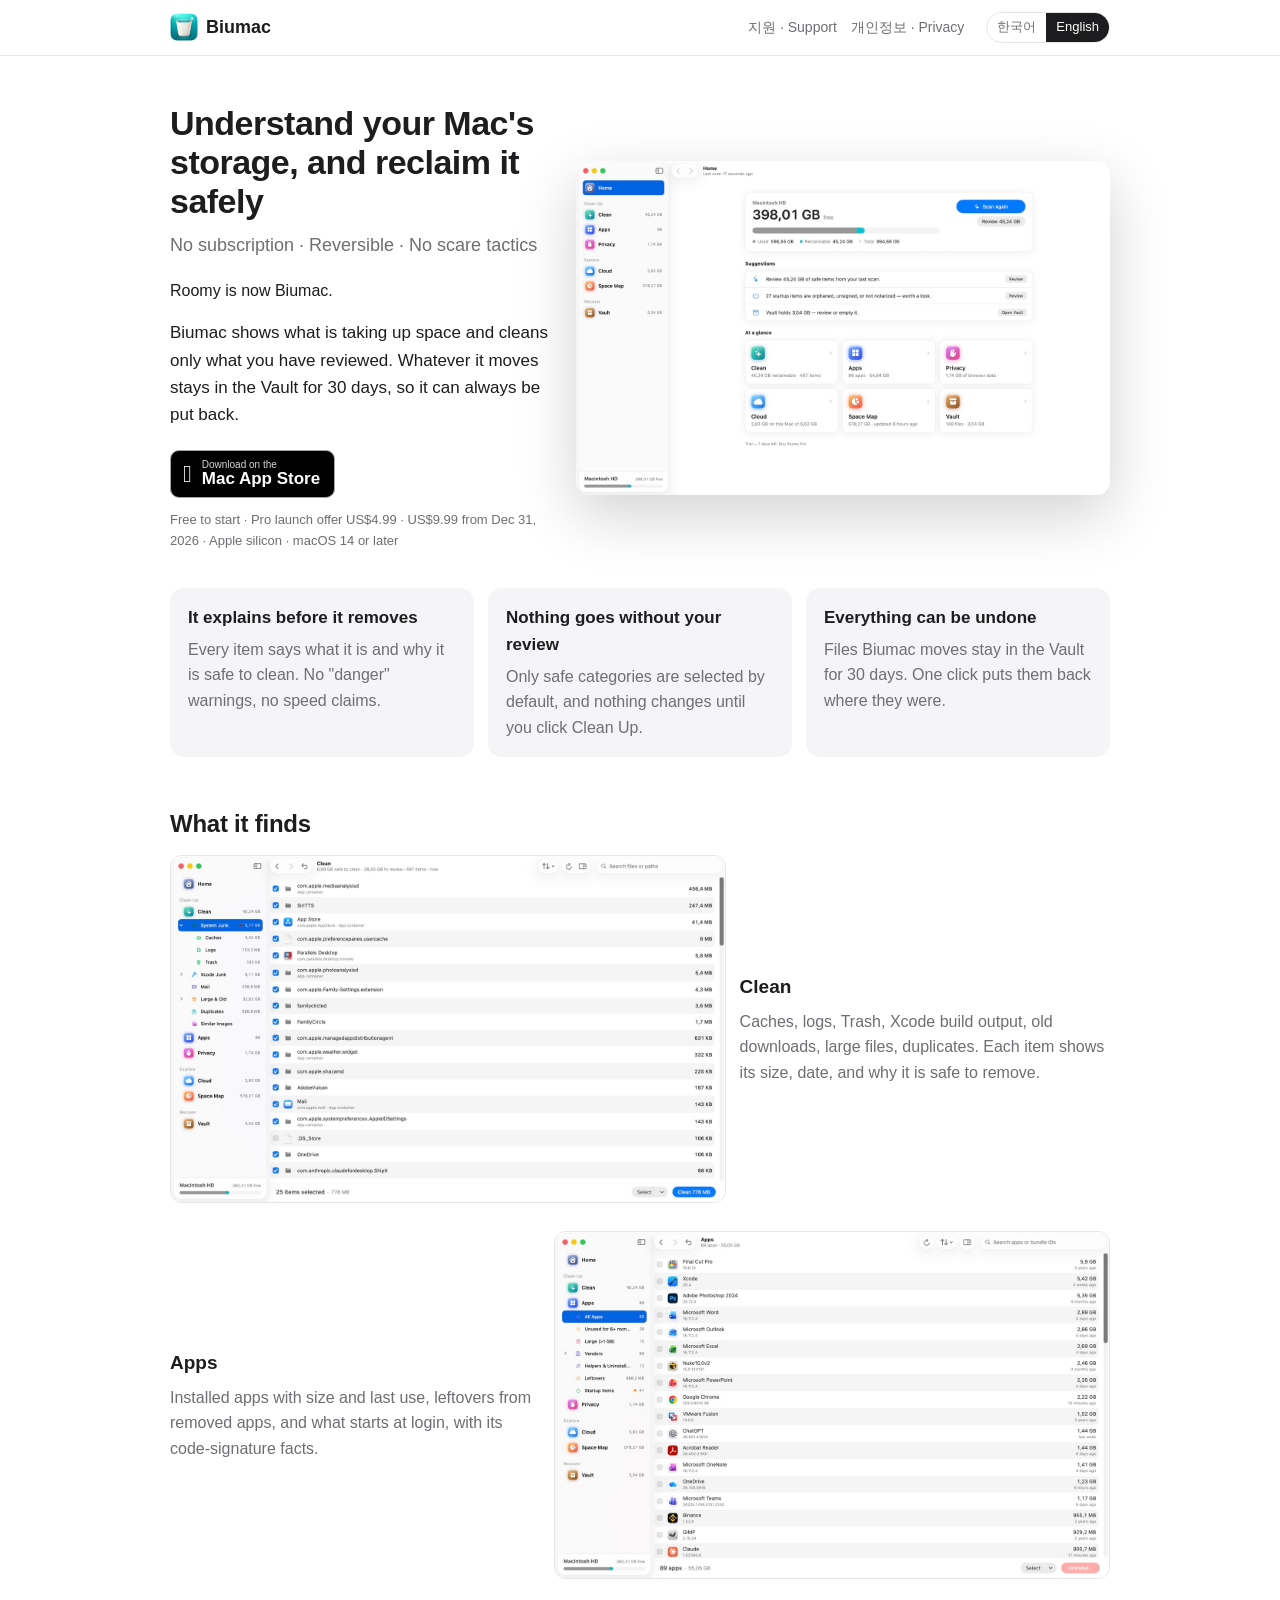
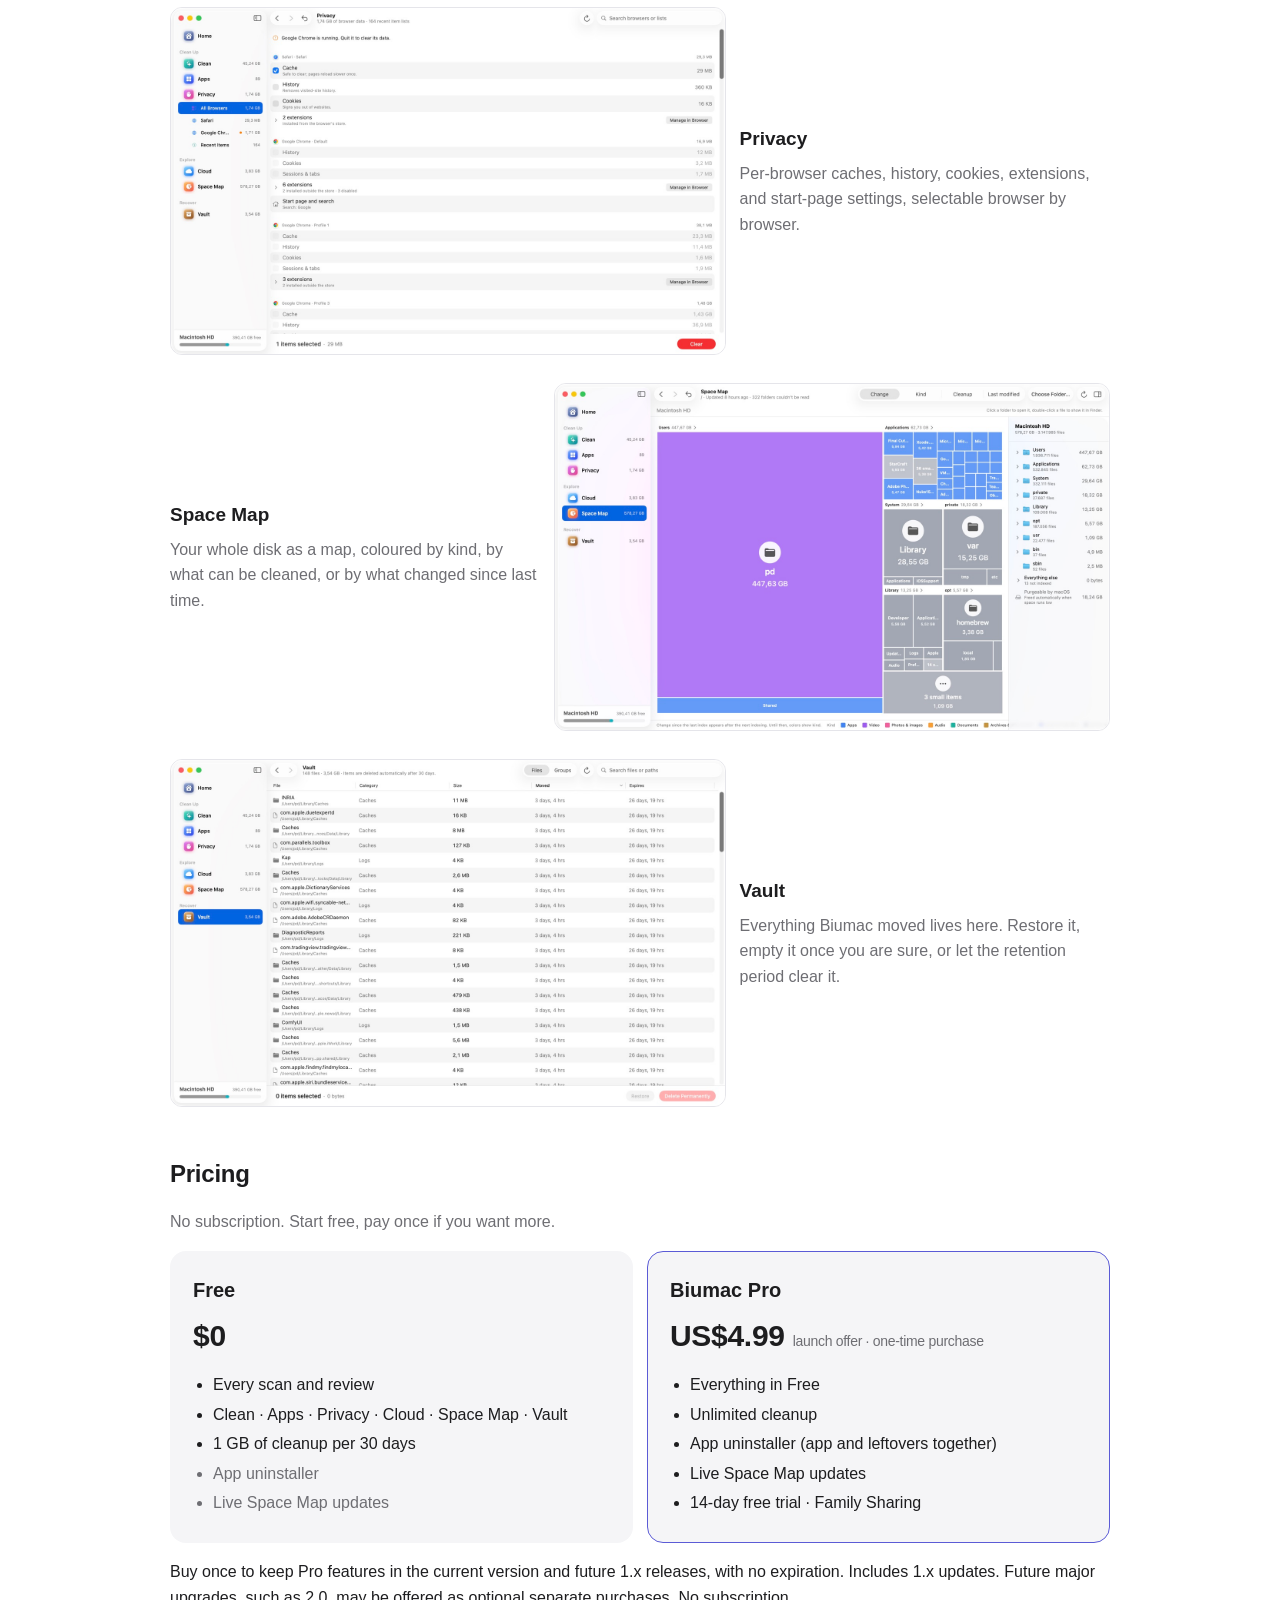
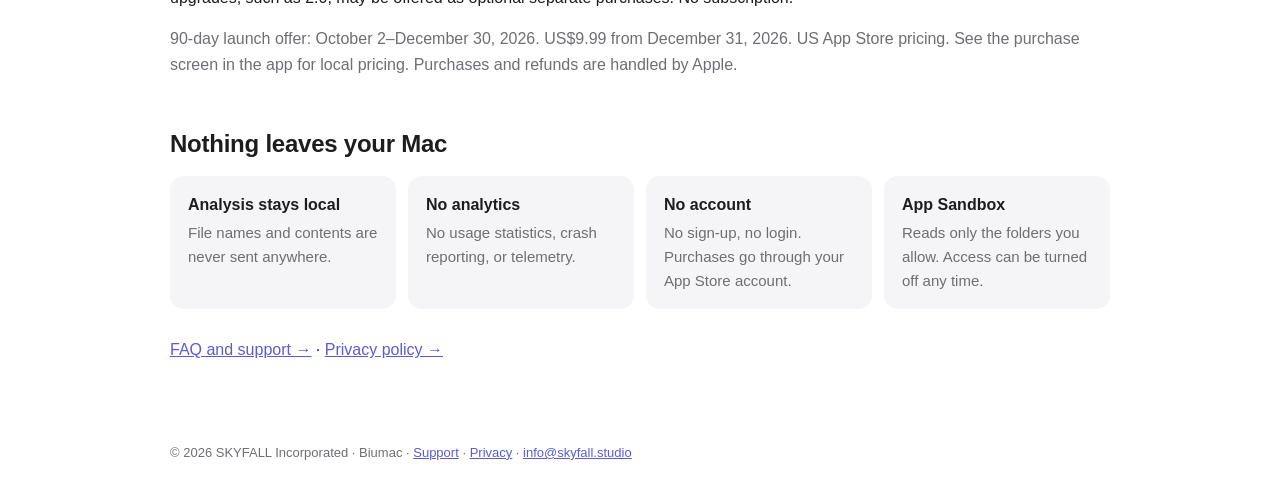
<file: index.html>
<!doctype html>
<html lang="ko">
<head>
<meta charset="utf-8">
<meta name="viewport" content="width=device-width, initial-scale=1">
<title>Biumac — Mac 저장 공간을 이해하고, 안전하게 되찾기</title>
<meta name="description" content="Biumac은 Mac의 저장 공간을 이해하기 쉽게 보여 주고, 검토한 것만 안전하게 정리하는 앱입니다. 구독 없음, 되돌릴 수 있음, 겁주지 않음. Mac App Store에서 다운로드.">
<meta property="og:title" content="Biumac for Mac">
<meta property="og:description" content="No subscription. Reversible. No scare tactics. A Mac cleanup app that explains before it removes.">
<meta property="og:image" content="https://skyfall-vfx.github.io/roomy-site/img/en-01.jpg">
<meta property="og:type" content="website">
<link rel="icon" href="icon.png">
<link rel="stylesheet" href="style.css">
<script src="lang.js" defer></script>
</head>
<body>
<header><div class="inner">
  <a class="brand" href="./"><img src="icon.png" alt="">Biumac</a>
  <nav>
    <a href="support.html">지원 · Support</a>
    <a href="privacy.html">개인정보 · Privacy</a>
    <div class="lang-switch" role="group" aria-label="Language">
      <button type="button" data-lang="ko" aria-pressed="false">한국어</button>
      <button type="button" data-lang="en" aria-pressed="false">English</button>
    </div>
  </nav>
</div></header>
<main>

<!-- ============================ 한국어 ============================ -->
<section class="language" id="ko" data-title-ko="Biumac — Mac 저장 공간을 이해하고, 안전하게 되찾기" hidden>
  <div class="hero">
    <div class="copy">
      <h1>Mac 저장 공간을 이해하고, 안전하게 되찾기</h1>
      <p class="tagline">구독 없음 · 되돌릴 수 있음 · 겁주지 않음</p>
      <p>Roomy의 새 이름, Biumac.</p>
      <p class="lede">Biumac은 무엇이 공간을 차지하는지 보여 주고, 사용자가 검토한 것만 정리합니다. 옮긴 파일은 30일 동안 보관함에 남아 언제든 되돌릴 수 있습니다.</p>
      <div class="cta">
        <a class="badge" href="https://apps.apple.com/app/id6812335900" rel="noopener"><span class="apple">&#63743;</span><span><small>Mac App Store에서</small><strong>다운로드</strong></span></a>
        <span class="note">무료로 시작 · Pro 출시 할인 US$4.99 · 2026.12.31부터 US$9.99 · Apple Silicon · macOS 14 이상</span>
      </div>
    </div>
    <img class="shot" src="img/ko-01.jpg" width="1440" height="900" alt="Biumac 홈 화면: 디스크 사용량과 확보 가능한 공간, 제안 목록">
  </div>

  <div class="pillars">
    <div class="card"><h3>삭제 전에 설명합니다</h3><p>각 항목이 무엇인지, 왜 지워도 되는지 먼저 보여 줍니다. "위험" 경고나 속도 향상 주장은 없습니다.</p></div>
    <div class="card"><h3>검토 없이 지우지 않습니다</h3><p>기본으로는 안전한 항목만 선택되고, 정리 버튼을 누르기 전까지 아무것도 바뀌지 않습니다.</p></div>
    <div class="card"><h3>모든 것을 되돌릴 수 있습니다</h3><p>Biumac이 옮긴 파일은 보관함에 30일 동안 남습니다. 한 번의 클릭으로 원래 자리로 돌아갑니다.</p></div>
  </div>

  <h2>무엇을 찾아 주나</h2>
  <div class="features">
    <div class="feature">
      <img src="img/ko-02.jpg" width="1440" height="900" alt="클린 화면" loading="lazy">
      <div class="text"><h3>클린</h3><p>캐시, 로그, 휴지통, Xcode 빌드 산출물, 오래된 다운로드, 대용량 파일, 중복 파일. 항목마다 크기와 날짜, 지워도 되는 이유를 함께 보여 줍니다.</p></div>
    </div>
    <div class="feature">
      <img src="img/ko-03.jpg" width="1440" height="900" alt="앱 화면" loading="lazy">
      <div class="text"><h3>앱</h3><p>설치된 앱의 크기와 마지막 사용일, 지운 앱이 남긴 잔여물, 로그인 시 자동 실행되는 항목과 그 서명 상태.</p></div>
    </div>
    <div class="feature">
      <img src="img/ko-04.jpg" width="1440" height="900" alt="개인정보 화면" loading="lazy">
      <div class="text"><h3>개인정보</h3><p>브라우저별 캐시, 방문 기록, 쿠키, 확장 프로그램, 시작 페이지 설정. 브라우저마다 따로 고를 수 있습니다.</p></div>
    </div>
    <div class="feature">
      <img src="img/ko-05.jpg" width="1440" height="900" alt="공간 지도 화면" loading="lazy">
      <div class="text"><h3>공간 지도</h3><p>디스크 전체를 한눈에 보는 지도. 종류, 정리 가능 여부, 지난번과 비교한 변화로 색을 입힙니다.</p></div>
    </div>
    <div class="feature">
      <img src="img/ko-06.jpg" width="1440" height="900" alt="보관함 화면" loading="lazy">
      <div class="text"><h3>보관함</h3><p>Biumac이 옮긴 모든 것이 여기 있습니다. 복원하거나, 확인한 뒤 비우거나, 보관 기간이 지나면 자동으로 정리됩니다.</p></div>
    </div>
  </div>

  <h2>가격</h2>
  <p class="muted">구독은 없습니다. 무료로 시작하고, 필요하면 한 번만 결제합니다.</p>
  <div class="plans">
    <div class="plan">
      <h3>무료</h3>
      <div class="price">₩0</div>
      <ul>
        <li>모든 스캔과 검토</li>
        <li>클린 · 앱 · 개인정보 · 클라우드 · 공간 지도 · 보관함</li>
        <li>30일당 1GB 정리</li>
        <li class="no">앱 제거</li>
        <li class="no">공간 지도 실시간 갱신</li>
      </ul>
    </div>
    <div class="plan pro">
      <h3>Biumac Pro</h3>
      <div class="price">US$4.99 <small>출시 할인 · 한 번 결제</small></div>
      <ul>
        <li>무료 플랜의 모든 것</li>
        <li>정리 한도 없음</li>
        <li>앱 제거 (앱과 잔여물을 한 번에)</li>
        <li>공간 지도 실시간 갱신</li>
        <li>14일 무료 체험 · 가족 공유 지원</li>
      </ul>
    </div>
  </div>
  <p>한 번 구매하면 현재 버전과 향후 1.x Pro 기능을 만료 없이 사용할 수 있으며, 1.x 업데이트가 포함됩니다. 2.0 등 향후 주요 업그레이드는 선택적 별도 구매가 될 수 있습니다. 구독은 없습니다.</p>
  <p class="muted">출시 할인 기간: 2026년 10월 2일~12월 30일(90일). 2026년 12월 31일부터 US$9.99입니다. 미국 App Store 기준입니다. 지역별 가격은 앱의 구매 화면에서 확인하세요. 구매와 환불은 Apple을 통해 처리됩니다.</p>

  <h2>Mac 밖으로 나가는 것은 없습니다</h2>
  <div class="trust">
    <div class="card"><h3>분석은 Mac 안에서</h3><p>파일 이름이나 내용을 어디에도 보내지 않습니다.</p></div>
    <div class="card"><h3>분석 데이터 없음</h3><p>사용 통계, 충돌 보고, 원격 측정이 전혀 없습니다.</p></div>
    <div class="card"><h3>계정 없음</h3><p>가입도 로그인도 없습니다. 구매는 App Store 계정으로 처리됩니다.</p></div>
    <div class="card"><h3>App Sandbox</h3><p>사용자가 허용한 폴더만 읽습니다. 권한은 언제든 끌 수 있습니다.</p></div>
  </div>
  <p class="faq-link"><a href="support.html">자주 묻는 질문과 지원 →</a> · <a href="privacy.html">개인정보 처리방침 →</a></p>
</section>

<!-- ============================ English ============================ -->
<section class="language" id="en" lang="en" data-title-en="Biumac — Understand your Mac's storage, and reclaim it safely" hidden>
  <div class="hero">
    <div class="copy">
      <h1>Understand your Mac's storage, and reclaim it safely</h1>
      <p class="tagline">No subscription · Reversible · No scare tactics</p>
      <p>Roomy is now Biumac.</p>
      <p class="lede">Biumac shows what is taking up space and cleans only what you have reviewed. Whatever it moves stays in the Vault for 30 days, so it can always be put back.</p>
      <div class="cta">
        <a class="badge" href="https://apps.apple.com/app/id6812335900" rel="noopener"><span class="apple">&#63743;</span><span><small>Download on the</small><strong>Mac App Store</strong></span></a>
        <span class="note">Free to start · Pro launch offer US$4.99 · US$9.99 from Dec 31, 2026 · Apple silicon · macOS 14 or later</span>
      </div>
    </div>
    <img class="shot" src="img/en-01.jpg" width="1440" height="900" alt="Biumac Home: disk usage, reclaimable space, and suggestions">
  </div>

  <div class="pillars">
    <div class="card"><h3>It explains before it removes</h3><p>Every item says what it is and why it is safe to clean. No "danger" warnings, no speed claims.</p></div>
    <div class="card"><h3>Nothing goes without your review</h3><p>Only safe categories are selected by default, and nothing changes until you click Clean Up.</p></div>
    <div class="card"><h3>Everything can be undone</h3><p>Files Biumac moves stay in the Vault for 30 days. One click puts them back where they were.</p></div>
  </div>

  <h2>What it finds</h2>
  <div class="features">
    <div class="feature">
      <img src="img/en-02.jpg" width="1440" height="900" alt="Clean screen" loading="lazy">
      <div class="text"><h3>Clean</h3><p>Caches, logs, Trash, Xcode build output, old downloads, large files, duplicates. Each item shows its size, date, and why it is safe to remove.</p></div>
    </div>
    <div class="feature">
      <img src="img/en-03.jpg" width="1440" height="900" alt="Apps screen" loading="lazy">
      <div class="text"><h3>Apps</h3><p>Installed apps with size and last use, leftovers from removed apps, and what starts at login, with its code-signature facts.</p></div>
    </div>
    <div class="feature">
      <img src="img/en-04.jpg" width="1440" height="900" alt="Privacy screen" loading="lazy">
      <div class="text"><h3>Privacy</h3><p>Per-browser caches, history, cookies, extensions, and start-page settings, selectable browser by browser.</p></div>
    </div>
    <div class="feature">
      <img src="img/en-05.jpg" width="1440" height="900" alt="Space Map screen" loading="lazy">
      <div class="text"><h3>Space Map</h3><p>Your whole disk as a map, coloured by kind, by what can be cleaned, or by what changed since last time.</p></div>
    </div>
    <div class="feature">
      <img src="img/en-06.jpg" width="1440" height="900" alt="Vault screen" loading="lazy">
      <div class="text"><h3>Vault</h3><p>Everything Biumac moved lives here. Restore it, empty it once you are sure, or let the retention period clear it.</p></div>
    </div>
  </div>

  <h2>Pricing</h2>
  <p class="muted">No subscription. Start free, pay once if you want more.</p>
  <div class="plans">
    <div class="plan">
      <h3>Free</h3>
      <div class="price">$0</div>
      <ul>
        <li>Every scan and review</li>
        <li>Clean · Apps · Privacy · Cloud · Space Map · Vault</li>
        <li>1 GB of cleanup per 30 days</li>
        <li class="no">App uninstaller</li>
        <li class="no">Live Space Map updates</li>
      </ul>
    </div>
    <div class="plan pro">
      <h3>Biumac Pro</h3>
      <div class="price">US$4.99 <small>launch offer · one-time purchase</small></div>
      <ul>
        <li>Everything in Free</li>
        <li>Unlimited cleanup</li>
        <li>App uninstaller (app and leftovers together)</li>
        <li>Live Space Map updates</li>
        <li>14-day free trial · Family Sharing</li>
      </ul>
    </div>
  </div>
  <p>Buy once to keep Pro features in the current version and future 1.x releases, with no expiration. Includes 1.x updates. Future major upgrades, such as 2.0, may be offered as optional separate purchases. No subscription.</p>
  <p class="muted">90-day launch offer: October 2–December 30, 2026. US$9.99 from December 31, 2026. US App Store pricing. See the purchase screen in the app for local pricing. Purchases and refunds are handled by Apple.</p>

  <h2>Nothing leaves your Mac</h2>
  <div class="trust">
    <div class="card"><h3>Analysis stays local</h3><p>File names and contents are never sent anywhere.</p></div>
    <div class="card"><h3>No analytics</h3><p>No usage statistics, crash reporting, or telemetry.</p></div>
    <div class="card"><h3>No account</h3><p>No sign-up, no login. Purchases go through your App Store account.</p></div>
    <div class="card"><h3>App Sandbox</h3><p>Reads only the folders you allow. Access can be turned off any time.</p></div>
  </div>
  <p class="faq-link"><a href="support.html">FAQ and support →</a> · <a href="privacy.html">Privacy policy →</a></p>
</section>
</main>
<footer>© 2026 SKYFALL Incorporated · Biumac · <a href="support.html">Support</a> · <a href="privacy.html">Privacy</a> · <a href="mailto:info@skyfall.studio">info@skyfall.studio</a></footer>
</body>
</html>
</file>
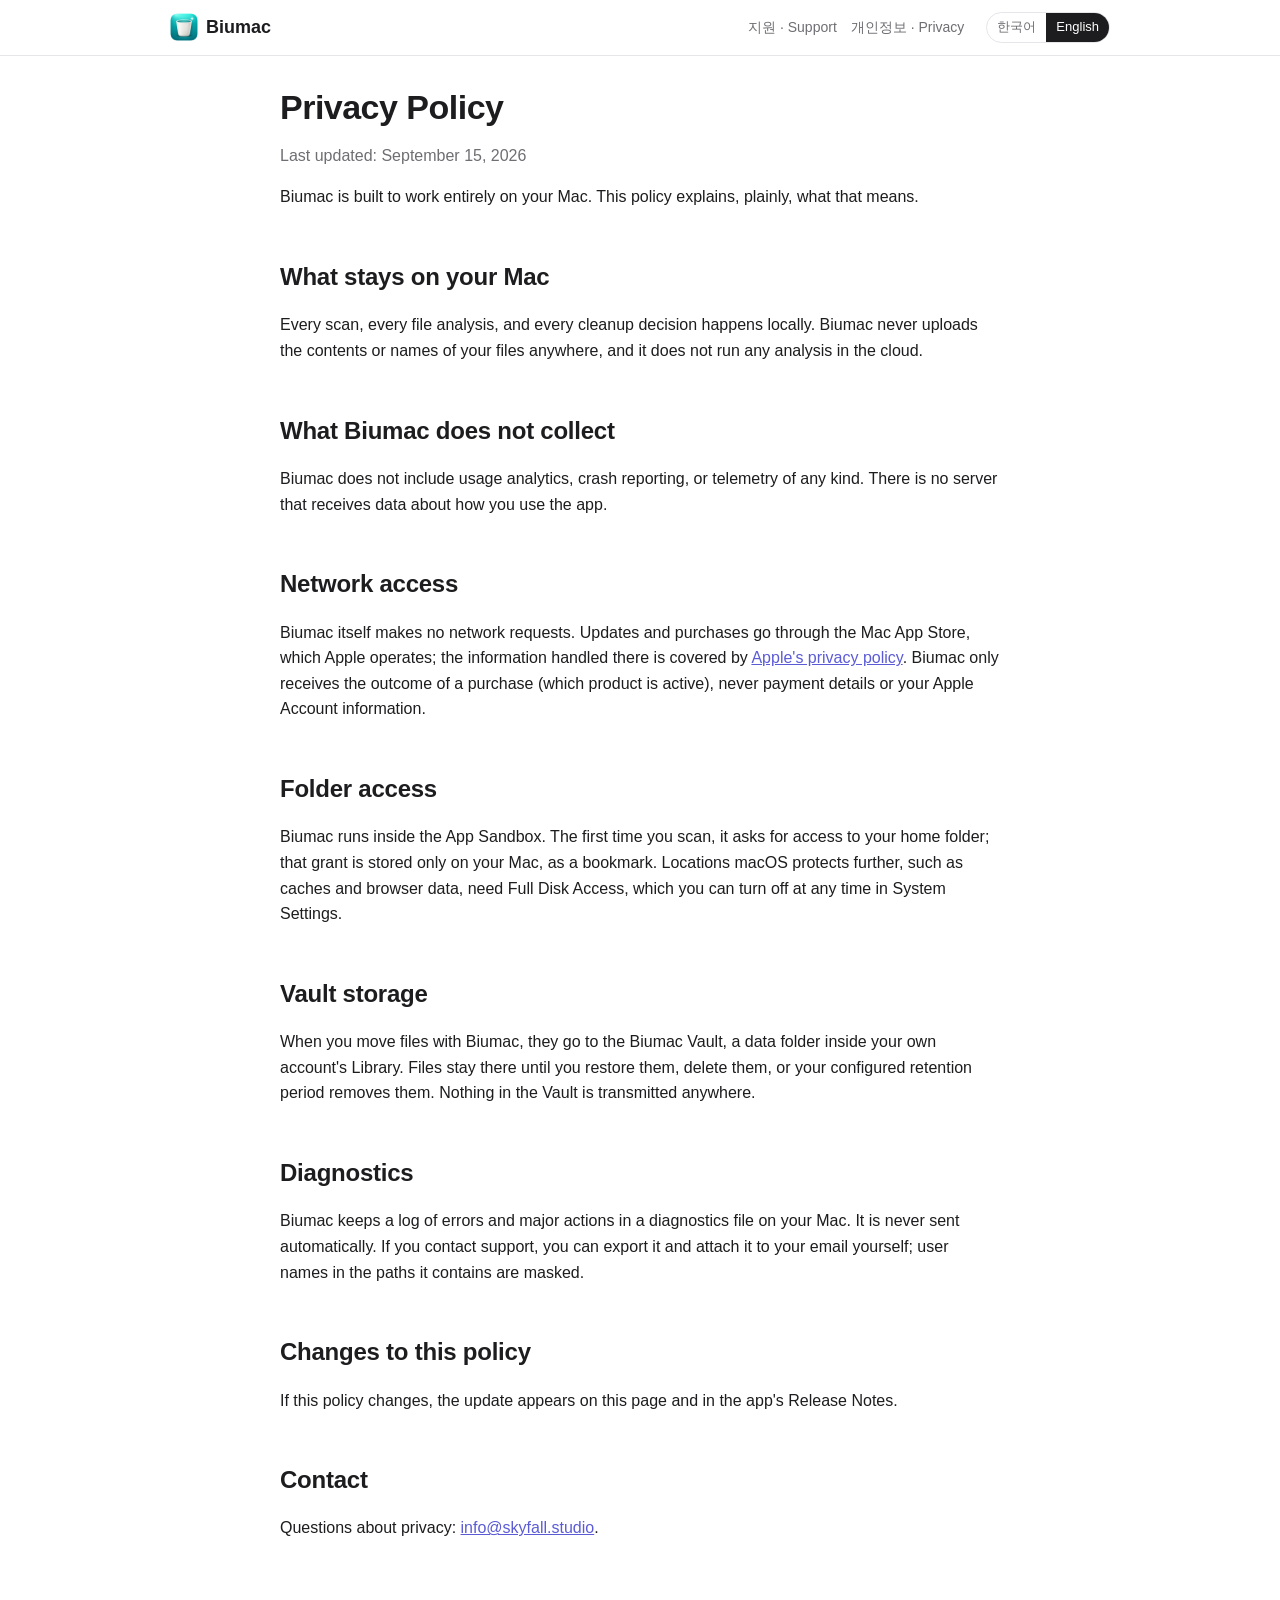
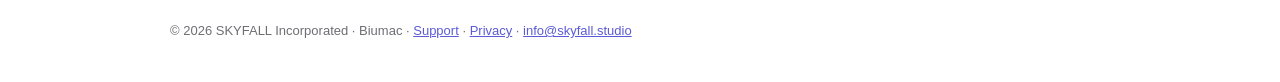
<file: privacy.html>
<!doctype html>
<html lang="ko">
<head>
<meta charset="utf-8">
<meta name="viewport" content="width=device-width, initial-scale=1">
<title>Biumac 개인정보 처리방침 · Privacy Policy</title>
<link rel="icon" href="icon.png">
<link rel="stylesheet" href="style.css">
<script src="lang.js" defer></script>
</head>
<body>
<header><div class="inner">
  <a class="brand" href="./"><img src="icon.png" alt="">Biumac</a>
  <nav>
    <a href="support.html">지원 · Support</a>
    <a href="privacy.html">개인정보 · Privacy</a>
    <div class="lang-switch" role="group" aria-label="Language">
      <button type="button" data-lang="ko" aria-pressed="false">한국어</button>
      <button type="button" data-lang="en" aria-pressed="false">English</button>
    </div>
  </nav>
</div></header>
<main class="narrow">

<section class="language" id="ko" data-title-ko="Biumac 개인정보 처리방침" hidden>
  <h1>개인정보 처리방침</h1>
  <p class="muted">최종 수정: 2026년 9월 15일</p>
  <p>Biumac은 Mac 안에서만 동작하도록 만들어졌습니다. 이 문서는 그것이 실제로 무엇을 뜻하는지 설명합니다.</p>

  <h2>Mac 밖으로 나가지 않는 것</h2>
  <p>모든 스캔, 파일 분석, 정리 결정은 사용자의 Mac에서 이루어집니다. Biumac은 파일의 이름이나 내용을 어디에도 업로드하지 않으며, 클라우드에서 분석을 수행하지 않습니다.</p>

  <h2>Biumac이 수집하지 않는 것</h2>
  <p>Biumac에는 사용 분석, 충돌 보고, 원격 측정이 전혀 없습니다. 앱 사용 방식에 관한 데이터를 받는 서버는 존재하지 않습니다.</p>

  <h2>네트워크 접근</h2>
  <p>Biumac 자체는 네트워크 요청을 하지 않습니다. 업데이트와 구매는 Apple이 운영하는 Mac App Store를 통해 이루어지며, 그 과정에서 처리되는 정보는 <a href="https://www.apple.com/legal/privacy/">Apple의 개인정보 처리방침</a>을 따릅니다. Biumac은 구매 결과(어떤 상품이 활성화됐는지)만 받고, 결제 정보나 Apple 계정 정보는 받지 않습니다.</p>

  <h2>폴더 접근 권한</h2>
  <p>Biumac은 App Sandbox 안에서 실행됩니다. 처음 스캔할 때 홈 폴더 접근을 요청하며, 허용한 권한은 사용자의 Mac에 북마크로만 저장됩니다. 캐시나 브라우저 데이터처럼 macOS가 추가로 보호하는 위치는 전체 디스크 접근 권한을 켜야 볼 수 있고, 이 역시 시스템 설정에서 언제든 끌 수 있습니다.</p>

  <h2>보관함(Vault)</h2>
  <p>Biumac로 파일을 옮기면 파일은 사용자 계정의 라이브러리 안에 있는 Biumac의 데이터 폴더(보관함)로 이동합니다. 되돌리거나 삭제하거나 설정한 보관 기간이 끝날 때까지 그대로 남아 있으며, 어디로도 전송되지 않습니다.</p>

  <h2>진단 기록</h2>
  <p>Biumac은 오류와 주요 동작을 Mac 안의 진단 파일에 기록합니다. 이 파일은 자동으로 전송되지 않습니다. 지원 요청 시 사용자가 직접 내보내 이메일에 첨부할 수 있으며, 그 안의 경로에서 사용자 이름은 가려집니다.</p>

  <h2>이 방침의 변경</h2>
  <p>방침이 바뀌면 이 페이지와 앱의 릴리스 노트에 반영됩니다.</p>

  <h2>문의</h2>
  <p>개인정보에 관한 문의는 <a href="mailto:info@skyfall.studio">info@skyfall.studio</a>으로 보내 주세요.</p>
</section>

<section class="language" id="en" lang="en" data-title-en="Biumac Privacy Policy" hidden>
  <h1>Privacy Policy</h1>
  <p class="muted">Last updated: September 15, 2026</p>
  <p>Biumac is built to work entirely on your Mac. This policy explains, plainly, what that means.</p>

  <h2>What stays on your Mac</h2>
  <p>Every scan, every file analysis, and every cleanup decision happens locally. Biumac never uploads the contents or names of your files anywhere, and it does not run any analysis in the cloud.</p>

  <h2>What Biumac does not collect</h2>
  <p>Biumac does not include usage analytics, crash reporting, or telemetry of any kind. There is no server that receives data about how you use the app.</p>

  <h2>Network access</h2>
  <p>Biumac itself makes no network requests. Updates and purchases go through the Mac App Store, which Apple operates; the information handled there is covered by <a href="https://www.apple.com/legal/privacy/">Apple's privacy policy</a>. Biumac only receives the outcome of a purchase (which product is active), never payment details or your Apple Account information.</p>

  <h2>Folder access</h2>
  <p>Biumac runs inside the App Sandbox. The first time you scan, it asks for access to your home folder; that grant is stored only on your Mac, as a bookmark. Locations macOS protects further, such as caches and browser data, need Full Disk Access, which you can turn off at any time in System Settings.</p>

  <h2>Vault storage</h2>
  <p>When you move files with Biumac, they go to the Biumac Vault, a data folder inside your own account's Library. Files stay there until you restore them, delete them, or your configured retention period removes them. Nothing in the Vault is transmitted anywhere.</p>

  <h2>Diagnostics</h2>
  <p>Biumac keeps a log of errors and major actions in a diagnostics file on your Mac. It is never sent automatically. If you contact support, you can export it and attach it to your email yourself; user names in the paths it contains are masked.</p>

  <h2>Changes to this policy</h2>
  <p>If this policy changes, the update appears on this page and in the app's Release Notes.</p>

  <h2>Contact</h2>
  <p>Questions about privacy: <a href="mailto:info@skyfall.studio">info@skyfall.studio</a>.</p>
</section>
</main>
<footer>© 2026 SKYFALL Incorporated · Biumac · <a href="support.html">Support</a> · <a href="privacy.html">Privacy</a> · <a href="mailto:info@skyfall.studio">info@skyfall.studio</a></footer>
</body>
</html>
</file>
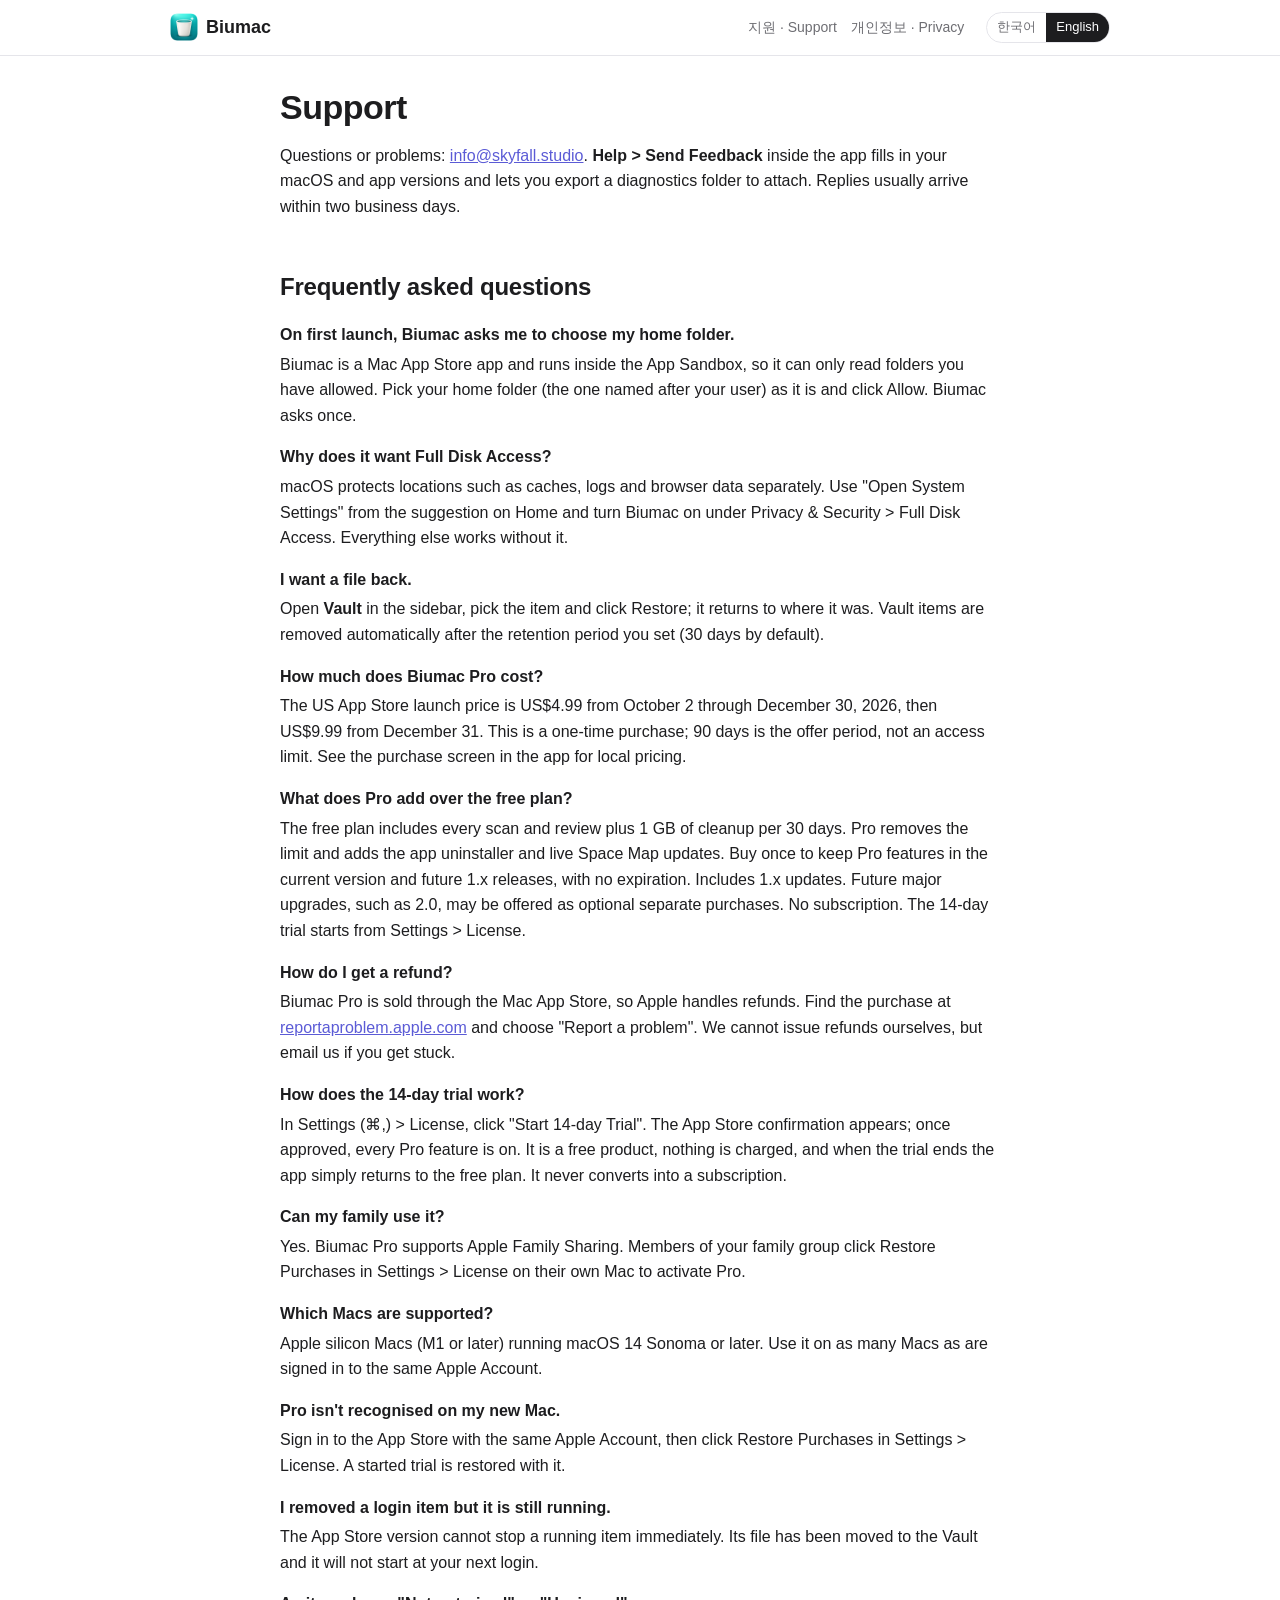
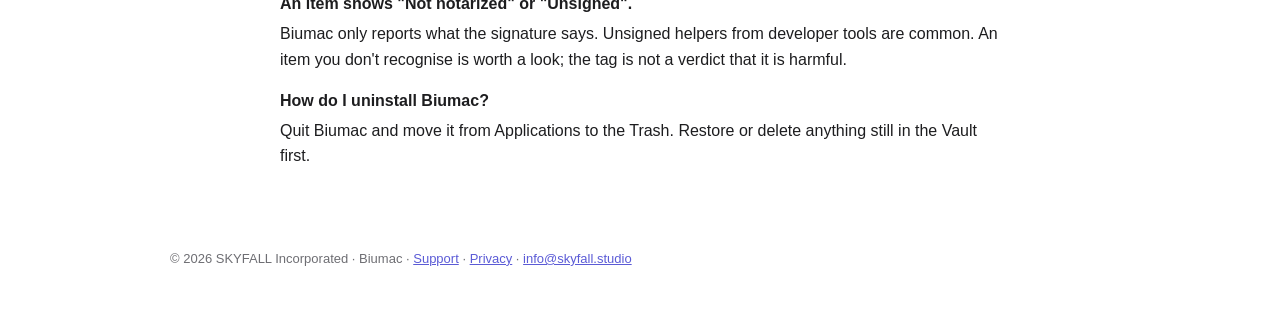
<file: support.html>
<!doctype html>
<html lang="ko">
<head>
<meta charset="utf-8">
<meta name="viewport" content="width=device-width, initial-scale=1">
<title>Biumac 지원 · Support</title>
<link rel="icon" href="icon.png">
<link rel="stylesheet" href="style.css">
<script src="lang.js" defer></script>
</head>
<body>
<header><div class="inner">
  <a class="brand" href="./"><img src="icon.png" alt="">Biumac</a>
  <nav>
    <a href="support.html">지원 · Support</a>
    <a href="privacy.html">개인정보 · Privacy</a>
    <div class="lang-switch" role="group" aria-label="Language">
      <button type="button" data-lang="ko" aria-pressed="false">한국어</button>
      <button type="button" data-lang="en" aria-pressed="false">English</button>
    </div>
  </nav>
</div></header>
<main class="narrow">

<section class="language" id="ko" data-title-ko="Biumac 지원" hidden>
  <h1>지원</h1>
  <p>궁금한 점이나 문제가 있으면 <a href="mailto:info@skyfall.studio">info@skyfall.studio</a>으로 보내 주세요. 앱 안의 <strong>도움말 &gt; 피드백 보내기</strong>를 쓰면 macOS 버전과 앱 버전이 자동으로 채워지고, 원하면 진단 폴더를 내보내 첨부할 수 있습니다. 보통 2영업일 안에 답합니다.</p>

  <h2>자주 묻는 질문</h2>
  <dl>
    <dt>처음 실행했더니 홈 폴더를 선택하라고 합니다.</dt>
    <dd>Biumac은 Mac App Store 앱이라 App Sandbox 안에서 실행되고, 사용자가 허용한 폴더만 읽을 수 있습니다. 홈 폴더(사용자 이름 폴더)를 그대로 선택하고 "허용"을 누르면 됩니다. 한 번만 물어봅니다.</dd>

    <dt>"전체 디스크 접근"은 왜 필요한가요?</dt>
    <dd>캐시, 로그, 브라우저 데이터 같은 위치는 macOS가 추가로 보호합니다. 홈 화면의 안내에서 "시스템 설정 열기"를 누르고 개인정보 보호 및 보안 &gt; 전체 디스크 접근에서 Biumac을 켜 주세요. 켜지 않아도 나머지 기능은 동작합니다.</dd>

    <dt>지운 파일을 되돌리고 싶습니다.</dt>
    <dd>사이드바의 <strong>보관함</strong>에서 항목을 고르고 "복원"을 누르면 원래 자리로 돌아갑니다. 보관함의 파일은 설정한 기간(기본 30일)이 지나면 자동으로 지워집니다.</dd>

    <dt>Biumac Pro 가격은 얼마인가요?</dt>
    <dd>미국 App Store 기준으로 2026년 10월 2일부터 12월 30일까지 90일간 US$4.99이며, 12월 31일부터 US$9.99입니다. 한 번 구매하는 상품이며 90일은 할인 기간입니다. 지역별 가격은 앱의 구매 화면에서 확인하세요.</dd>
    <dt>Biumac Pro와 무료 플랜의 차이는 무엇인가요?</dt>
    <dd>무료 플랜은 모든 스캔과 검토, 30일당 1GB의 정리를 제공합니다. Pro는 정리 한도가 없고, 앱 제거와 공간 지도 실시간 갱신이 추가됩니다. 한 번 구매하면 현재 버전과 향후 1.x Pro 기능을 만료 없이 사용할 수 있으며, 1.x 업데이트가 포함됩니다. 2.0 등 향후 주요 업그레이드는 선택적 별도 구매가 될 수 있습니다. 구독은 없습니다. 14일 체험은 설정 &gt; 라이선스에서 시작할 수 있습니다.</dd>


    <dt>환불은 어떻게 받나요?</dt>
    <dd>Biumac Pro는 Mac App Store에서 판매되므로 환불도 Apple이 처리합니다. <a href="https://reportaproblem.apple.com">reportaproblem.apple.com</a>에서 구매 내역을 찾아 "문제 신고"를 누르면 됩니다. 저희가 직접 환불해 드릴 수는 없지만, 막히는 부분이 있으면 메일로 도와드리겠습니다.</dd>

    <dt>14일 체험은 어떻게 시작하나요?</dt>
    <dd>설정(⌘,) &gt; 라이선스에서 "14일 체험 시작"을 누르면 App Store 확인 창이 뜨고, 승인하면 바로 Pro 기능이 열립니다. 무료 상품이라 결제되지 않으며, 체험이 끝나면 자동으로 무료 플랜으로 돌아갑니다. 구독으로 전환되지 않습니다.</dd>

    <dt>가족과 함께 쓸 수 있나요?</dt>
    <dd>네. Biumac Pro는 Apple 가족 공유를 지원합니다. 가족 그룹의 구성원은 각자의 Mac에서 설정 &gt; 라이선스의 "구매 항목 복원"을 누르면 Pro가 활성화됩니다.</dd>

    <dt>어떤 Mac에서 쓸 수 있나요?</dt>
    <dd>macOS 14 Sonoma 이상을 실행하는 Apple Silicon Mac(M1 이후)에서 동작합니다. 같은 Apple 계정으로 로그인한 Mac이면 몇 대든 쓸 수 있습니다.</dd>

    <dt>새 Mac에서 Pro가 인식되지 않습니다.</dt>
    <dd>같은 Apple 계정으로 App Store에 로그인한 뒤 설정 &gt; 라이선스에서 "구매 항목 복원"을 누르세요. 체험을 시작했다면 체험 시계도 함께 복원됩니다.</dd>

    <dt>로그인 항목을 제거했는데 아직 실행 중입니다.</dt>
    <dd>App Store 버전은 실행 중인 항목을 즉시 멈출 수 없습니다. 항목 파일은 보관함으로 옮겨졌고, 다음 로그인부터는 시작되지 않습니다.</dd>

    <dt>어떤 항목이 "공증 안 됨"이나 "서명 없음"으로 표시됩니다.</dt>
    <dd>Biumac은 서명이 말해 주는 사실만 보여 줍니다. 개발 도구가 만든 서명 없는 도우미는 흔합니다. 기억나지 않는 항목이라면 한 번 살펴볼 가치가 있다는 뜻이지, 위험하다는 판정이 아닙니다.</dd>

    <dt>Biumac을 완전히 제거하려면?</dt>
    <dd>Biumac을 종료하고 응용 프로그램 폴더에서 휴지통으로 옮기세요. 보관함에 남은 파일을 먼저 복원하거나 지웠는지 확인하세요.</dd>
  </dl>
</section>

<section class="language" id="en" lang="en" data-title-en="Biumac Support" hidden>
  <h1>Support</h1>
  <p>Questions or problems: <a href="mailto:info@skyfall.studio">info@skyfall.studio</a>. <strong>Help &gt; Send Feedback</strong> inside the app fills in your macOS and app versions and lets you export a diagnostics folder to attach. Replies usually arrive within two business days.</p>

  <h2>Frequently asked questions</h2>
  <dl>
    <dt>On first launch, Biumac asks me to choose my home folder.</dt>
    <dd>Biumac is a Mac App Store app and runs inside the App Sandbox, so it can only read folders you have allowed. Pick your home folder (the one named after your user) as it is and click Allow. Biumac asks once.</dd>

    <dt>Why does it want Full Disk Access?</dt>
    <dd>macOS protects locations such as caches, logs and browser data separately. Use "Open System Settings" from the suggestion on Home and turn Biumac on under Privacy &amp; Security &gt; Full Disk Access. Everything else works without it.</dd>

    <dt>I want a file back.</dt>
    <dd>Open <strong>Vault</strong> in the sidebar, pick the item and click Restore; it returns to where it was. Vault items are removed automatically after the retention period you set (30 days by default).</dd>

    <dt>How much does Biumac Pro cost?</dt>
    <dd>The US App Store launch price is US$4.99 from October 2 through December 30, 2026, then US$9.99 from December 31. This is a one-time purchase; 90 days is the offer period, not an access limit. See the purchase screen in the app for local pricing.</dd>
    <dt>What does Pro add over the free plan?</dt>
    <dd>The free plan includes every scan and review plus 1 GB of cleanup per 30 days. Pro removes the limit and adds the app uninstaller and live Space Map updates. Buy once to keep Pro features in the current version and future 1.x releases, with no expiration. Includes 1.x updates. Future major upgrades, such as 2.0, may be offered as optional separate purchases. No subscription. The 14-day trial starts from Settings &gt; License.</dd>


    <dt>How do I get a refund?</dt>
    <dd>Biumac Pro is sold through the Mac App Store, so Apple handles refunds. Find the purchase at <a href="https://reportaproblem.apple.com">reportaproblem.apple.com</a> and choose "Report a problem". We cannot issue refunds ourselves, but email us if you get stuck.</dd>

    <dt>How does the 14-day trial work?</dt>
    <dd>In Settings (⌘,) &gt; License, click "Start 14-day Trial". The App Store confirmation appears; once approved, every Pro feature is on. It is a free product, nothing is charged, and when the trial ends the app simply returns to the free plan. It never converts into a subscription.</dd>

    <dt>Can my family use it?</dt>
    <dd>Yes. Biumac Pro supports Apple Family Sharing. Members of your family group click Restore Purchases in Settings &gt; License on their own Mac to activate Pro.</dd>

    <dt>Which Macs are supported?</dt>
    <dd>Apple silicon Macs (M1 or later) running macOS 14 Sonoma or later. Use it on as many Macs as are signed in to the same Apple Account.</dd>

    <dt>Pro isn't recognised on my new Mac.</dt>
    <dd>Sign in to the App Store with the same Apple Account, then click Restore Purchases in Settings &gt; License. A started trial is restored with it.</dd>

    <dt>I removed a login item but it is still running.</dt>
    <dd>The App Store version cannot stop a running item immediately. Its file has been moved to the Vault and it will not start at your next login.</dd>

    <dt>An item shows "Not notarized" or "Unsigned".</dt>
    <dd>Biumac only reports what the signature says. Unsigned helpers from developer tools are common. An item you don't recognise is worth a look; the tag is not a verdict that it is harmful.</dd>

    <dt>How do I uninstall Biumac?</dt>
    <dd>Quit Biumac and move it from Applications to the Trash. Restore or delete anything still in the Vault first.</dd>
  </dl>
</section>
</main>
<footer>© 2026 SKYFALL Incorporated · Biumac · <a href="support.html">Support</a> · <a href="privacy.html">Privacy</a> · <a href="mailto:info@skyfall.studio">info@skyfall.studio</a></footer>
</body>
</html>
</file>
<file: style.css>
:root { color-scheme: light dark; --fg: #1d1d1f; --muted: #6e6e73; --bg: #ffffff; --card: #f5f5f7; --accent: #5b5bd6; --line: #e5e5ea; --ok: #34a853; }
@media (prefers-color-scheme: dark) { :root { --fg: #f5f5f7; --muted: #a1a1a6; --bg: #111114; --card: #1c1c21; --accent: #8e8ef2; --line: #2c2c33; --ok: #5cc27a; } }
* { box-sizing: border-box; }
html { scroll-behavior: smooth; }
body { margin: 0; background: var(--bg); color: var(--fg); font: 16px/1.6 -apple-system, BlinkMacSystemFont, "SF Pro Text", "Apple SD Gothic Neo", "Helvetica Neue", sans-serif; }
header { border-bottom: 1px solid var(--line); position: sticky; top: 0; background: color-mix(in srgb, var(--bg) 88%, transparent); backdrop-filter: saturate(180%) blur(12px); z-index: 10; }
header .inner { display: flex; align-items: center; gap: 12px; max-width: 980px; margin: 0 auto; padding: 12px 20px; }
header .brand { white-space: nowrap; display: flex; align-items: center; gap: 8px; font-weight: 700; text-decoration: none; color: var(--fg); font-size: 18px; }
header .brand img { width: 28px; height: 28px; border-radius: 7px; }
header nav { margin-left: auto; display: flex; gap: 14px; font-size: 14px; align-items: center; white-space: nowrap; }
@media (max-width: 560px) { header nav > a { display: none; } }
header nav a { color: var(--muted); text-decoration: none; }
header nav a:hover { color: var(--accent); }
.lang-switch { display: inline-flex; border: 1px solid var(--line); border-radius: 999px; overflow: hidden; margin-left: 8px; }
.lang-switch button { white-space: nowrap; border: 0; background: transparent; color: var(--muted); font: inherit; font-size: 13px; padding: 4px 10px; cursor: pointer; }
.lang-switch button[aria-pressed="true"] { background: var(--fg); color: var(--bg); }
main { max-width: 980px; margin: 0 auto; padding: 32px 20px 64px; }
main.narrow { max-width: 760px; }
h1 { font-size: 34px; line-height: 1.15; margin: 0 0 10px; letter-spacing: -0.015em; }
h2 { font-size: 24px; margin: 48px 0 12px; letter-spacing: -0.01em; }
h3 { font-size: 17px; margin: 22px 0 6px; }
p, li { color: var(--fg); }
.muted { color: var(--muted); }
a { color: var(--accent); }
section.language[hidden] { display: none; }
.card { background: var(--card); border-radius: 14px; padding: 16px 18px; margin: 12px 0; }
code { font: 14px ui-monospace, "SF Mono", Menlo, monospace; background: var(--card); padding: 1px 5px; border-radius: 5px; }
footer { max-width: 980px; margin: 0 auto; padding: 0 20px 40px; color: var(--muted); font-size: 13px; }
dl dt { font-weight: 600; margin-top: 16px; }
dl dd { margin: 4px 0 0; color: var(--fg); }

/* Landing */
.hero { display: grid; grid-template-columns: 1fr; gap: 24px; align-items: center; padding: 16px 0 8px; }
.hero .copy { max-width: 560px; }
.hero .tagline { font-size: 18px; color: var(--muted); margin: 0 0 18px; }
.hero .lede { font-size: 17px; margin: 0 0 22px; }
.hero .shot { border-radius: 14px; box-shadow: 0 20px 60px rgba(0,0,0,.18); width: 100%; height: auto; display: block; }
@media (min-width: 860px) { .hero { grid-template-columns: 5fr 7fr; } }
.cta { display: flex; flex-wrap: wrap; gap: 12px; align-items: center; }
.badge { display: inline-flex; align-items: center; gap: 10px; background: #000; color: #fff; border: 1px solid #a6a6a6; border-radius: 9px; padding: 8px 14px 8px 12px; text-decoration: none; line-height: 1.1; }
.badge:hover { background: #1a1a1a; }
.badge .apple { font-size: 24px; line-height: 1; }
.badge small { display: block; font-size: 10px; opacity: .85; }
.badge strong { font-size: 17px; font-weight: 600; }
.cta .note { font-size: 13px; color: var(--muted); }
.pillars { display: grid; grid-template-columns: repeat(auto-fit, minmax(240px, 1fr)); gap: 14px; margin: 28px 0 0; }
.pillars .card { margin: 0; }
.pillars h3 { margin: 0 0 6px; font-size: 17px; }
.pillars p { margin: 0; color: var(--muted); }
.features { display: grid; grid-template-columns: 1fr; gap: 28px; }
.feature { display: grid; grid-template-columns: 1fr; gap: 14px; align-items: center; }
.feature img { width: 100%; height: auto; border-radius: 12px; border: 1px solid var(--line); display: block; }
.feature h3 { margin: 0 0 6px; font-size: 19px; }
.feature p { margin: 0; color: var(--muted); }
@media (min-width: 760px) {
  .feature { grid-template-columns: 3fr 2fr; }
  .feature:nth-child(even) { grid-template-columns: 2fr 3fr; }
  .feature:nth-child(even) .text { order: -1; }
}
.plans { display: grid; grid-template-columns: repeat(auto-fit, minmax(260px, 1fr)); gap: 14px; margin: 16px 0; }
.plan { background: var(--card); border-radius: 16px; padding: 22px; border: 1px solid transparent; }
.plan.pro { border-color: var(--accent); }
.plan h3 { margin: 0 0 4px; font-size: 20px; }
.plan .price { font-size: 30px; font-weight: 700; letter-spacing: -0.01em; margin: 6px 0 2px; }
.plan .price small { font-size: 14px; font-weight: 400; color: var(--muted); }
.plan ul { padding-left: 20px; margin: 12px 0 0; }
.plan li { margin: 4px 0; }
.plan li.no { color: var(--muted); }
.trust { display: grid; grid-template-columns: repeat(auto-fit, minmax(200px, 1fr)); gap: 12px; margin: 12px 0 0; }
.trust .card { margin: 0; }
.trust h3 { margin: 0 0 4px; font-size: 16px; }
.trust p { margin: 0; color: var(--muted); font-size: 15px; }
.faq-link { margin-top: 28px; }
</file>
